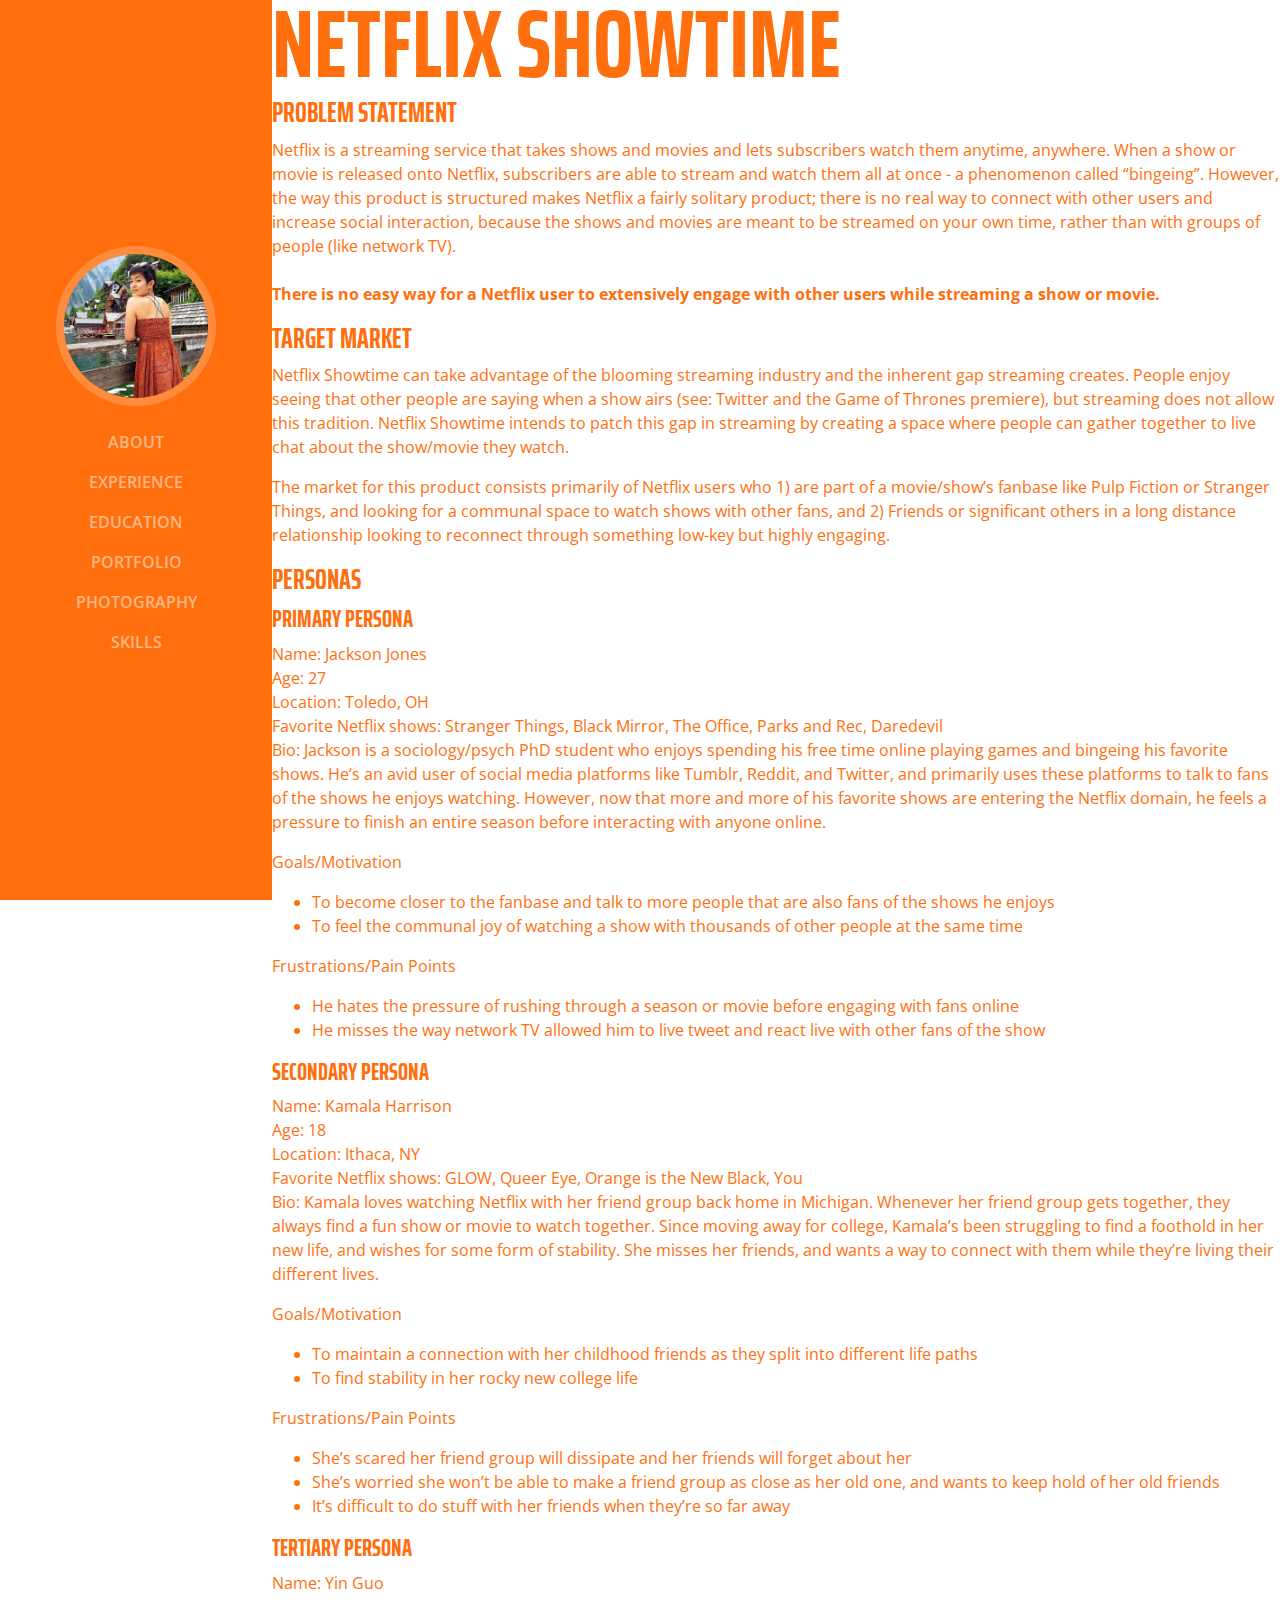
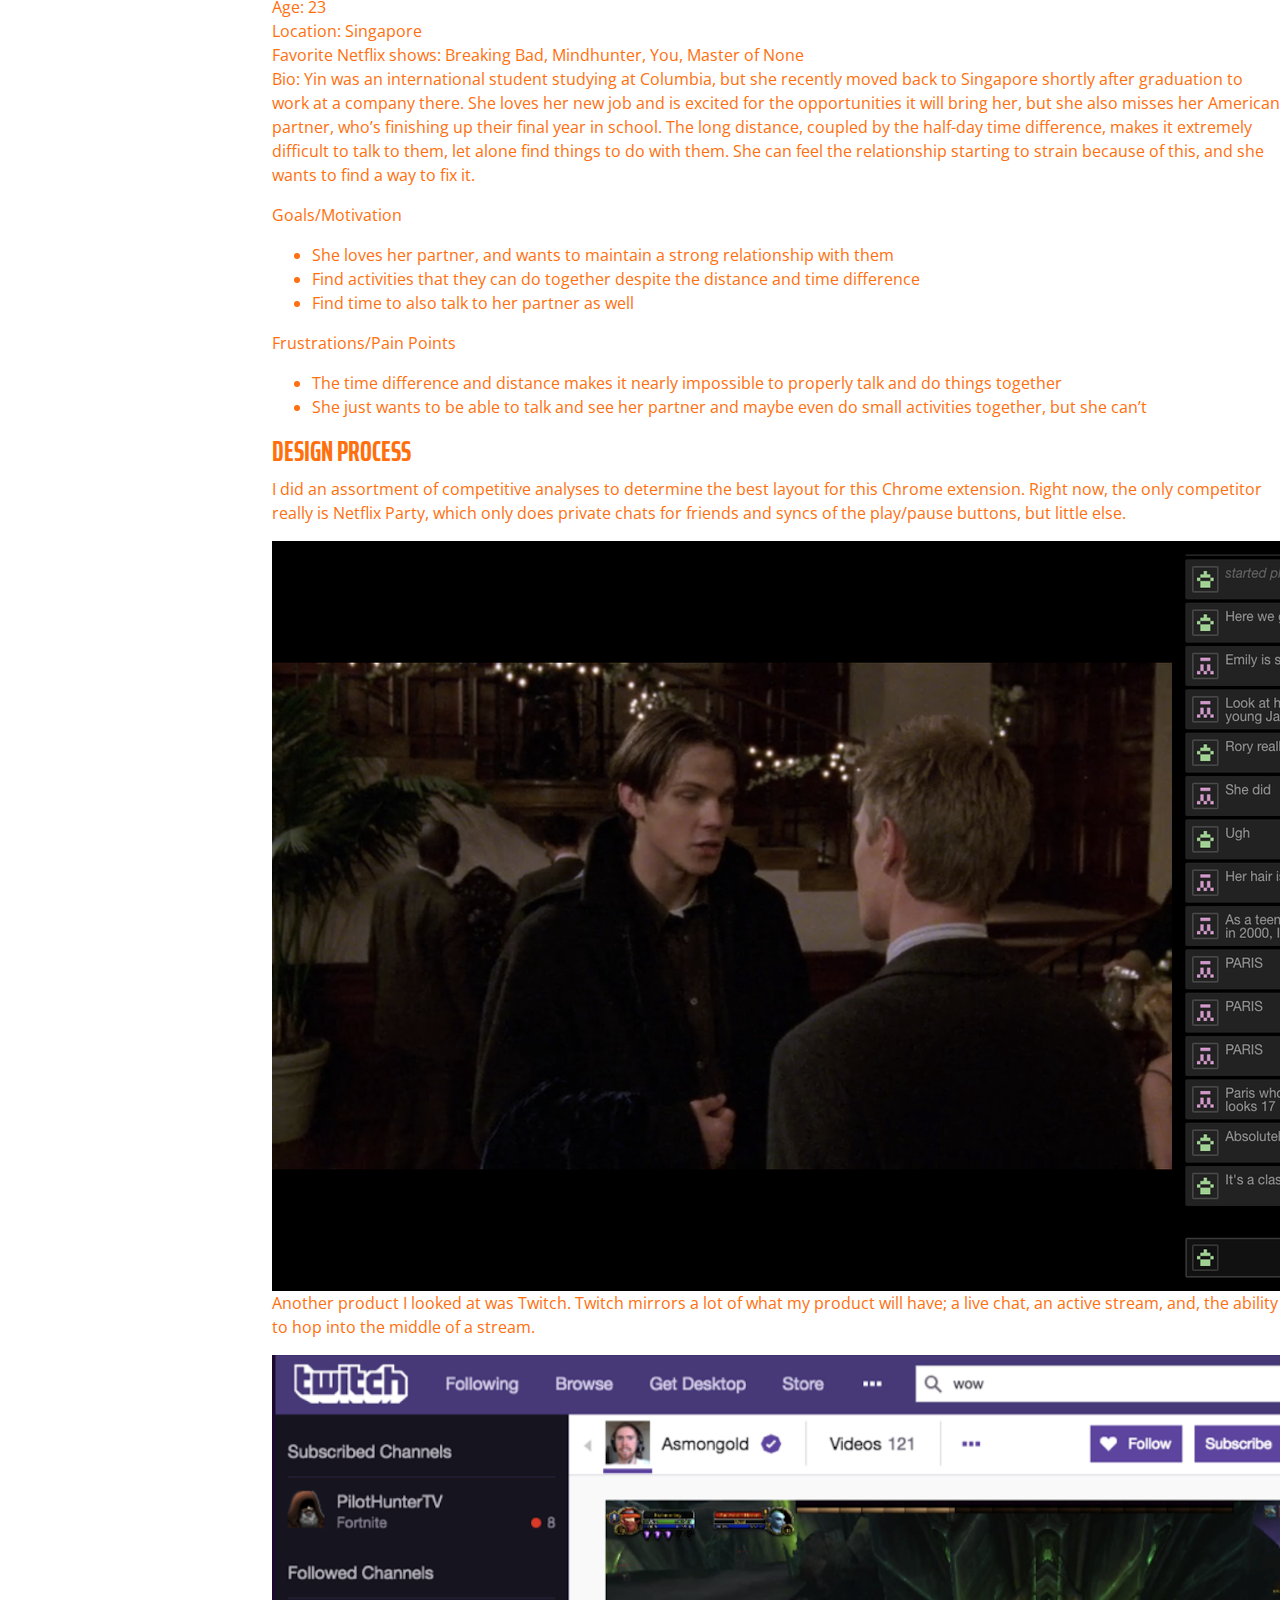
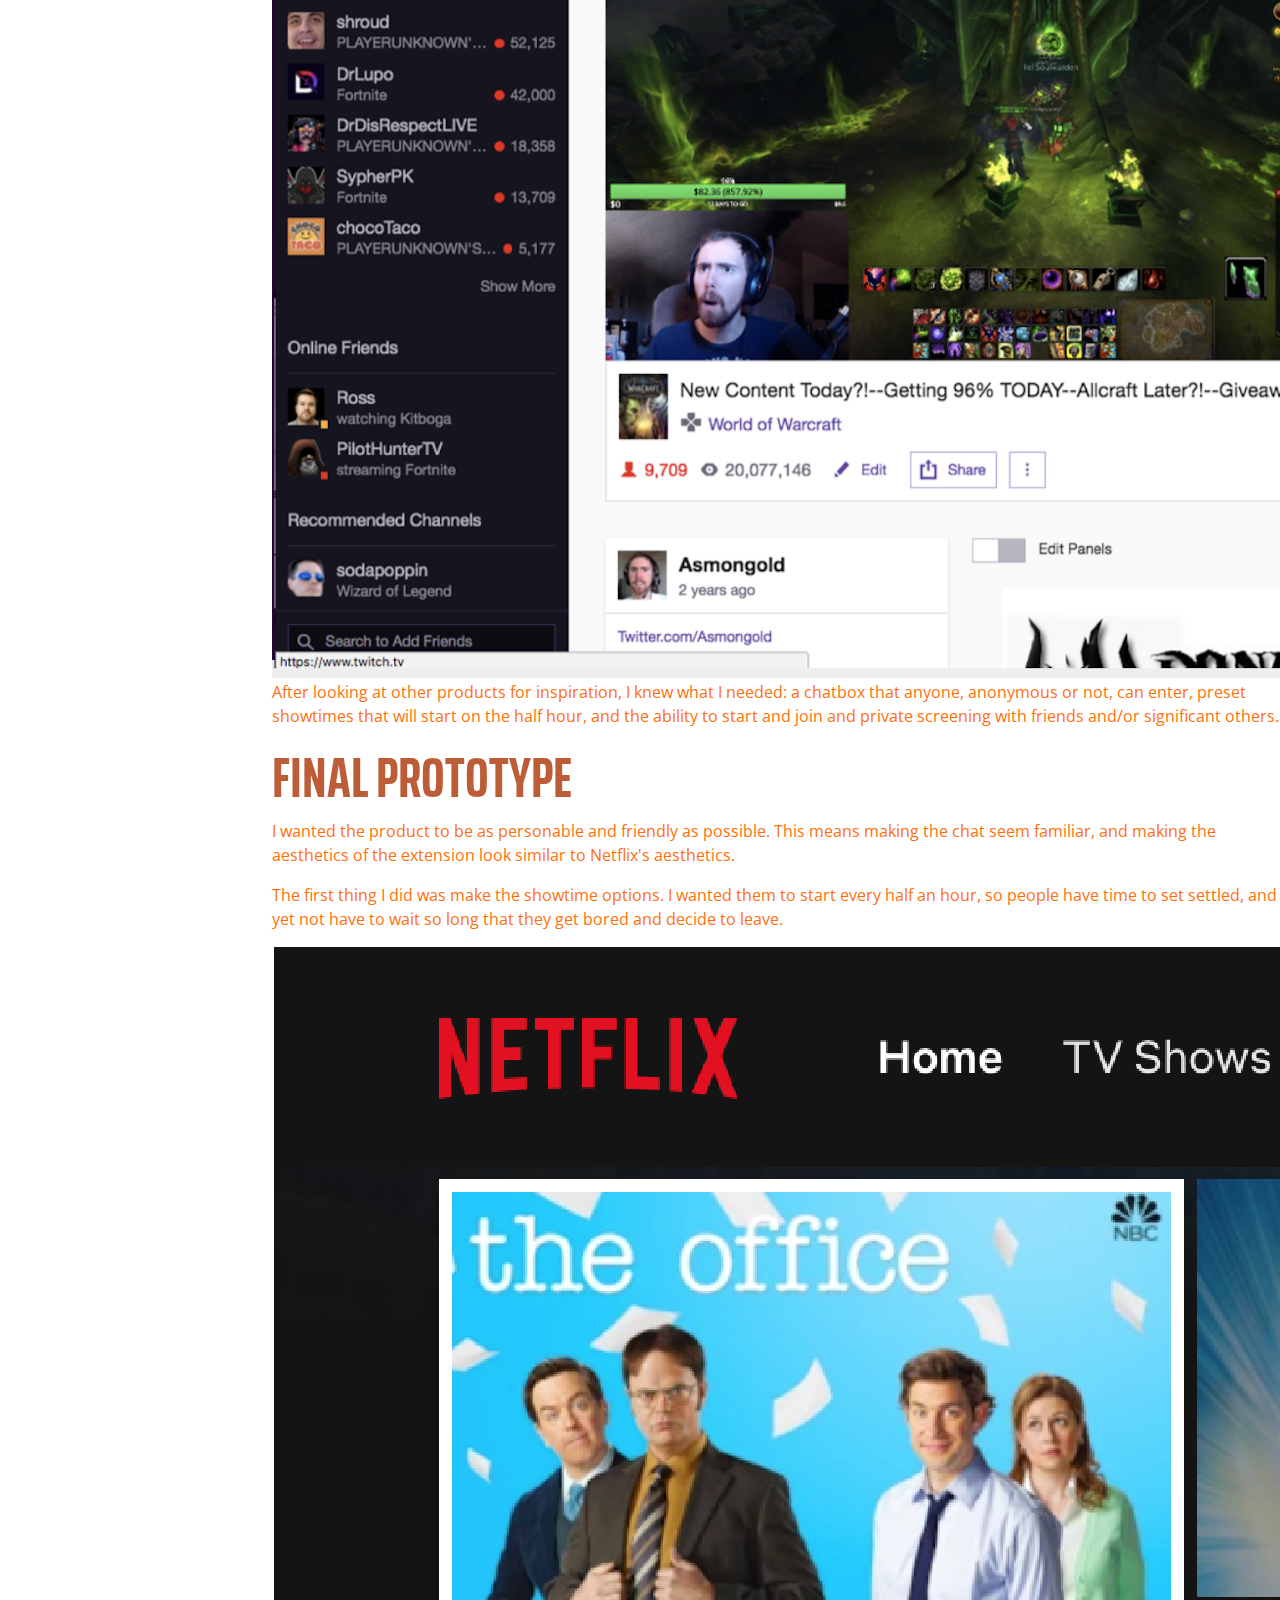
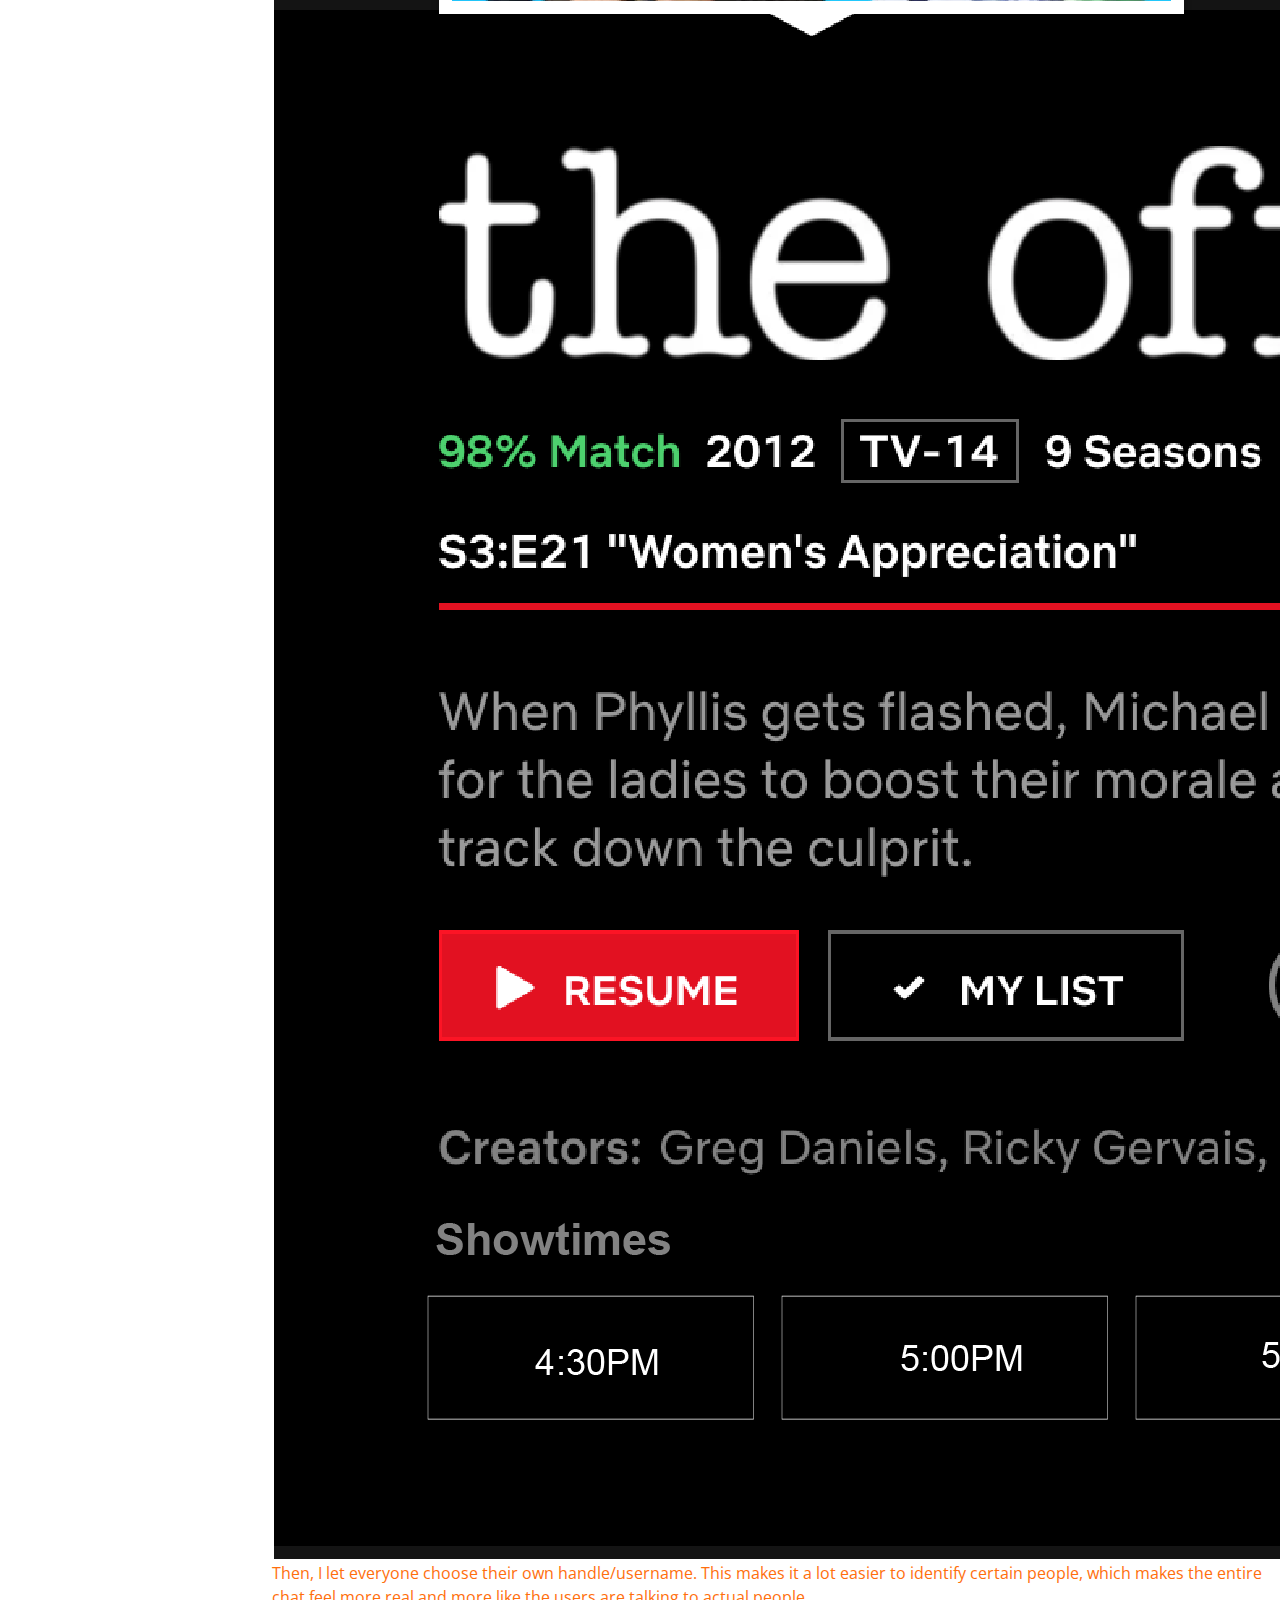
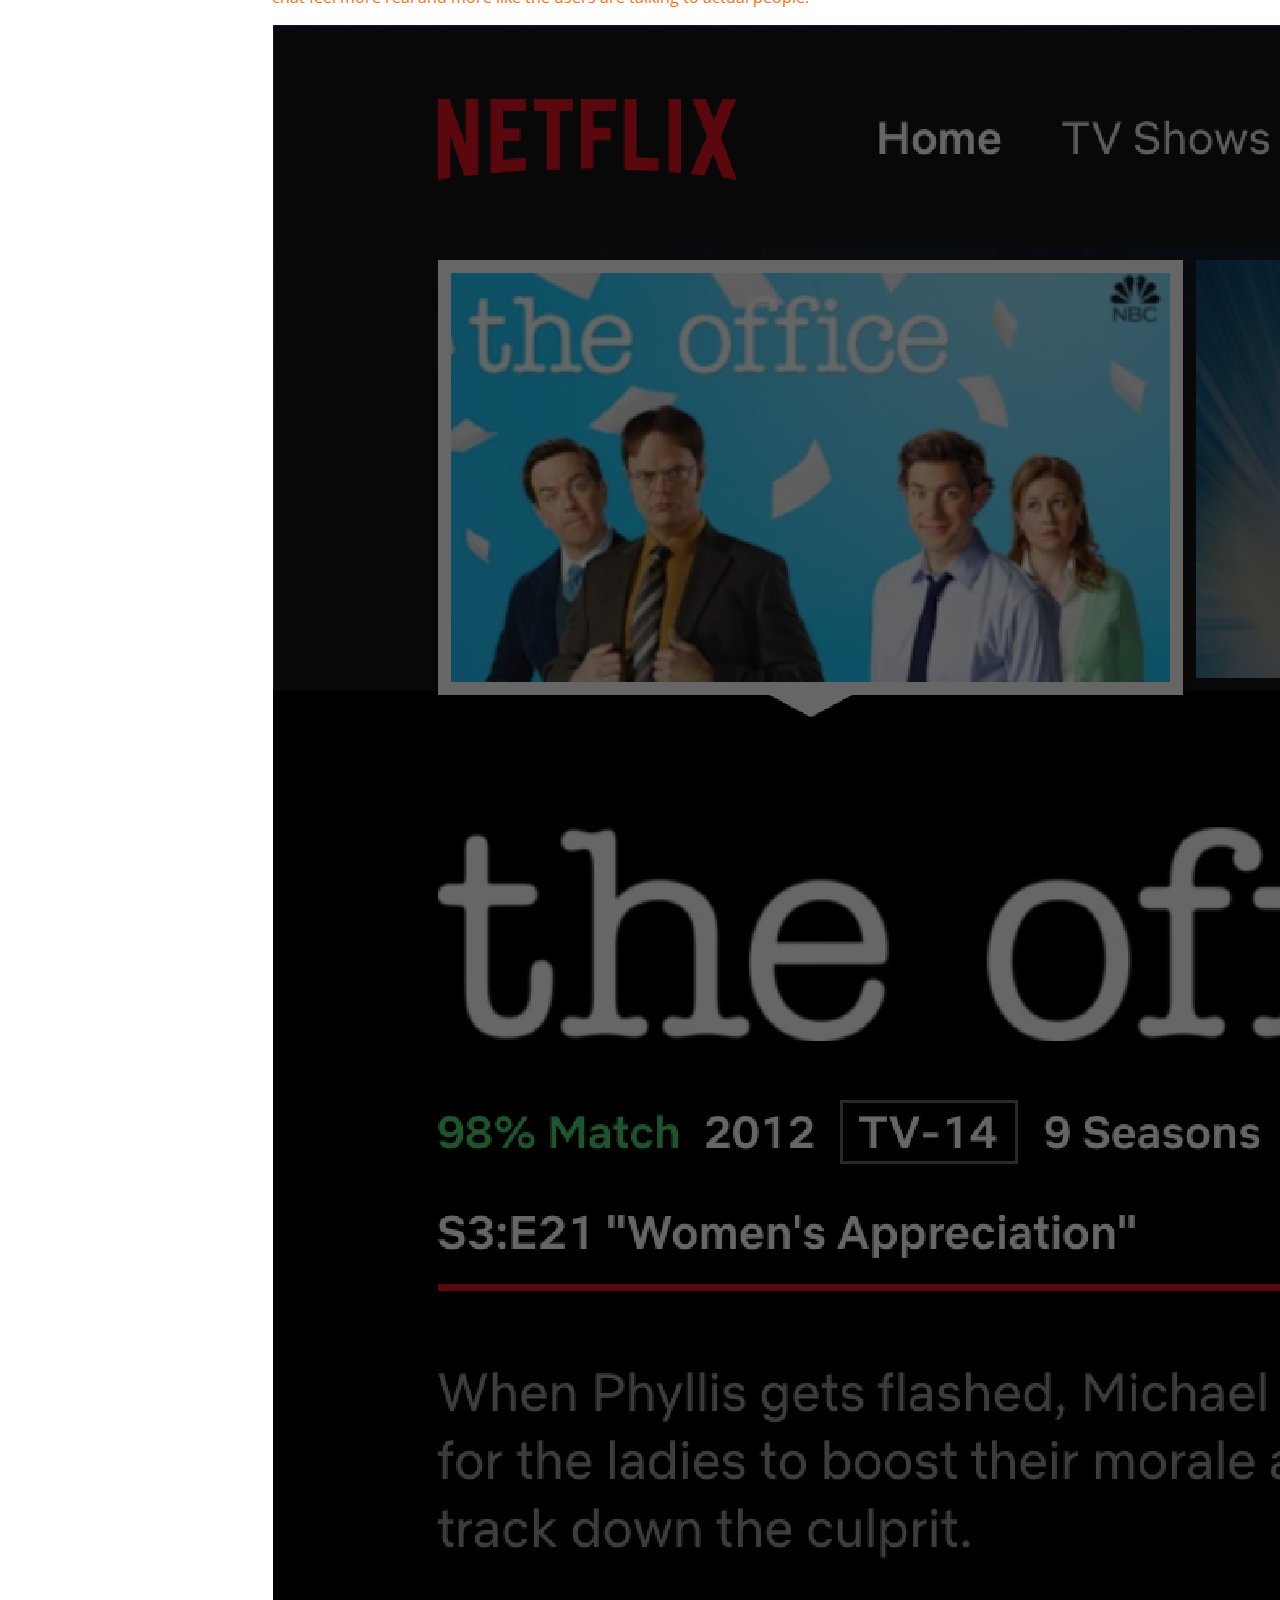
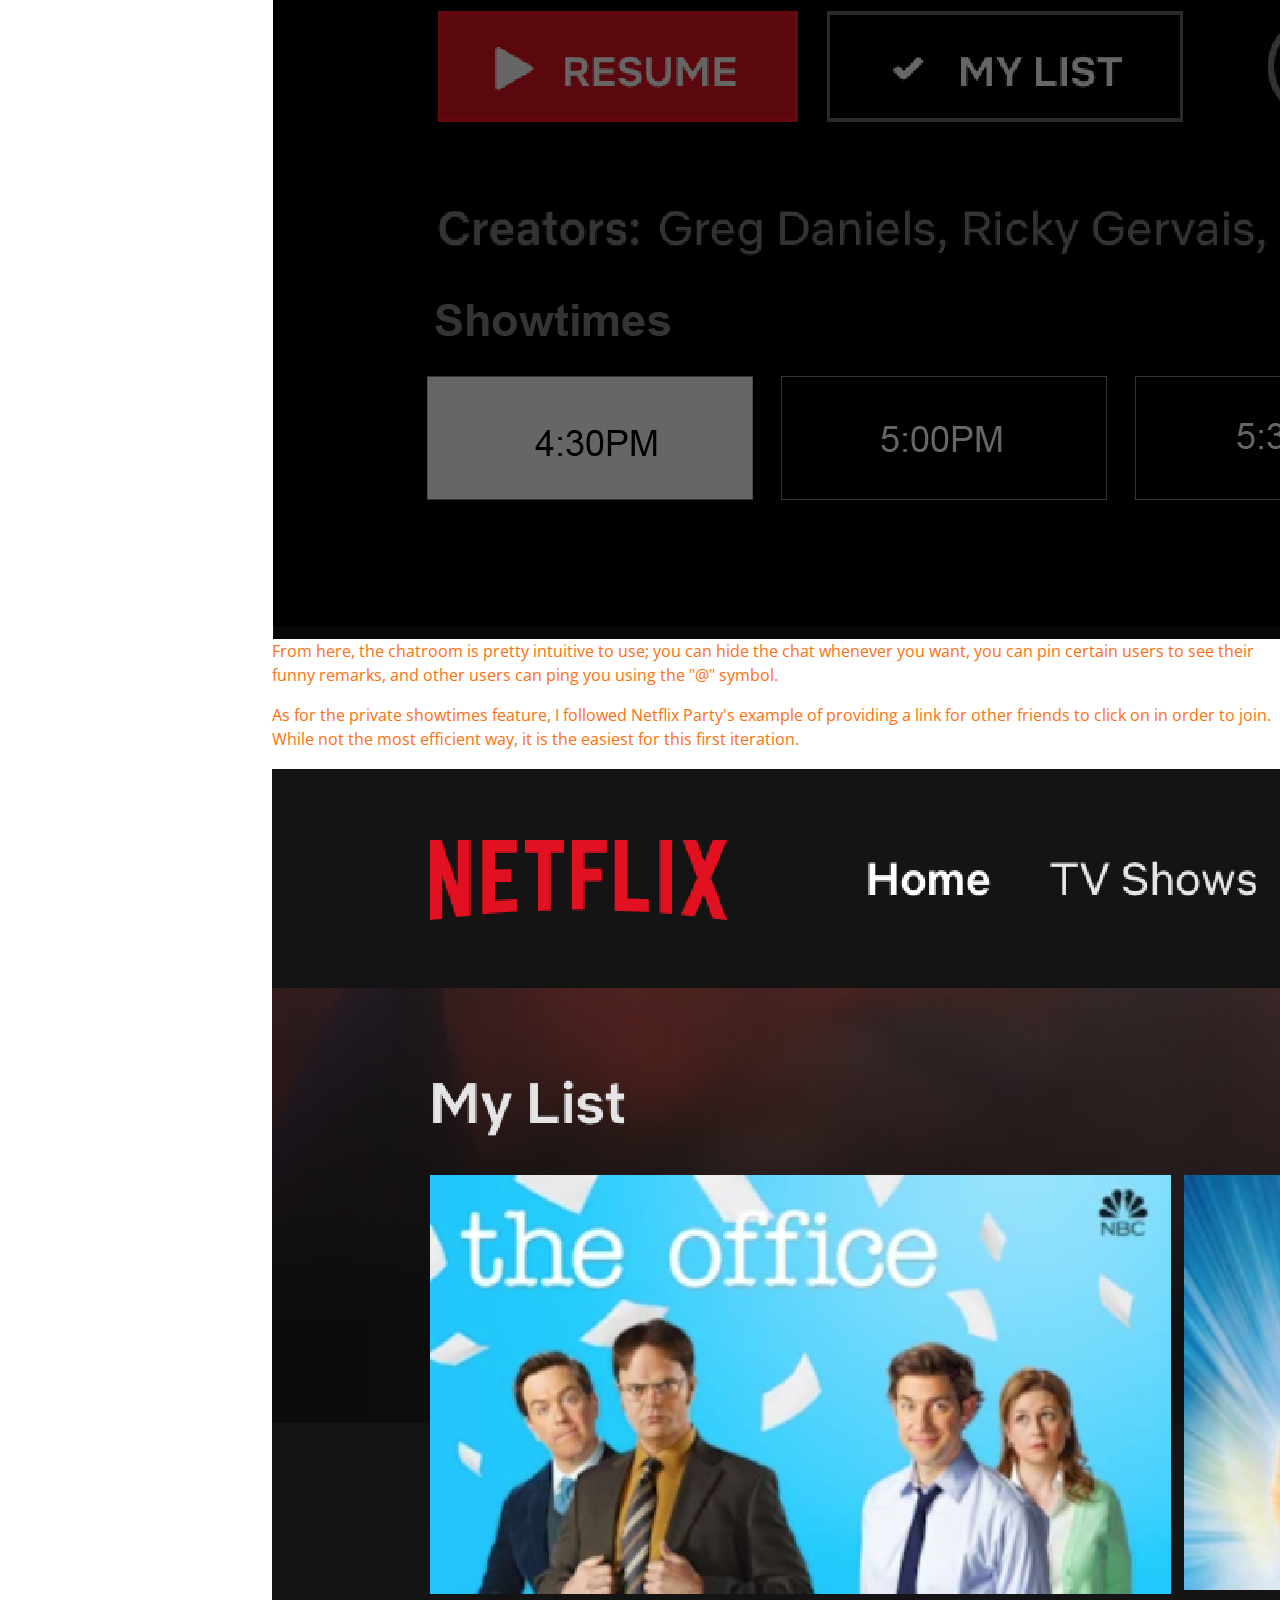
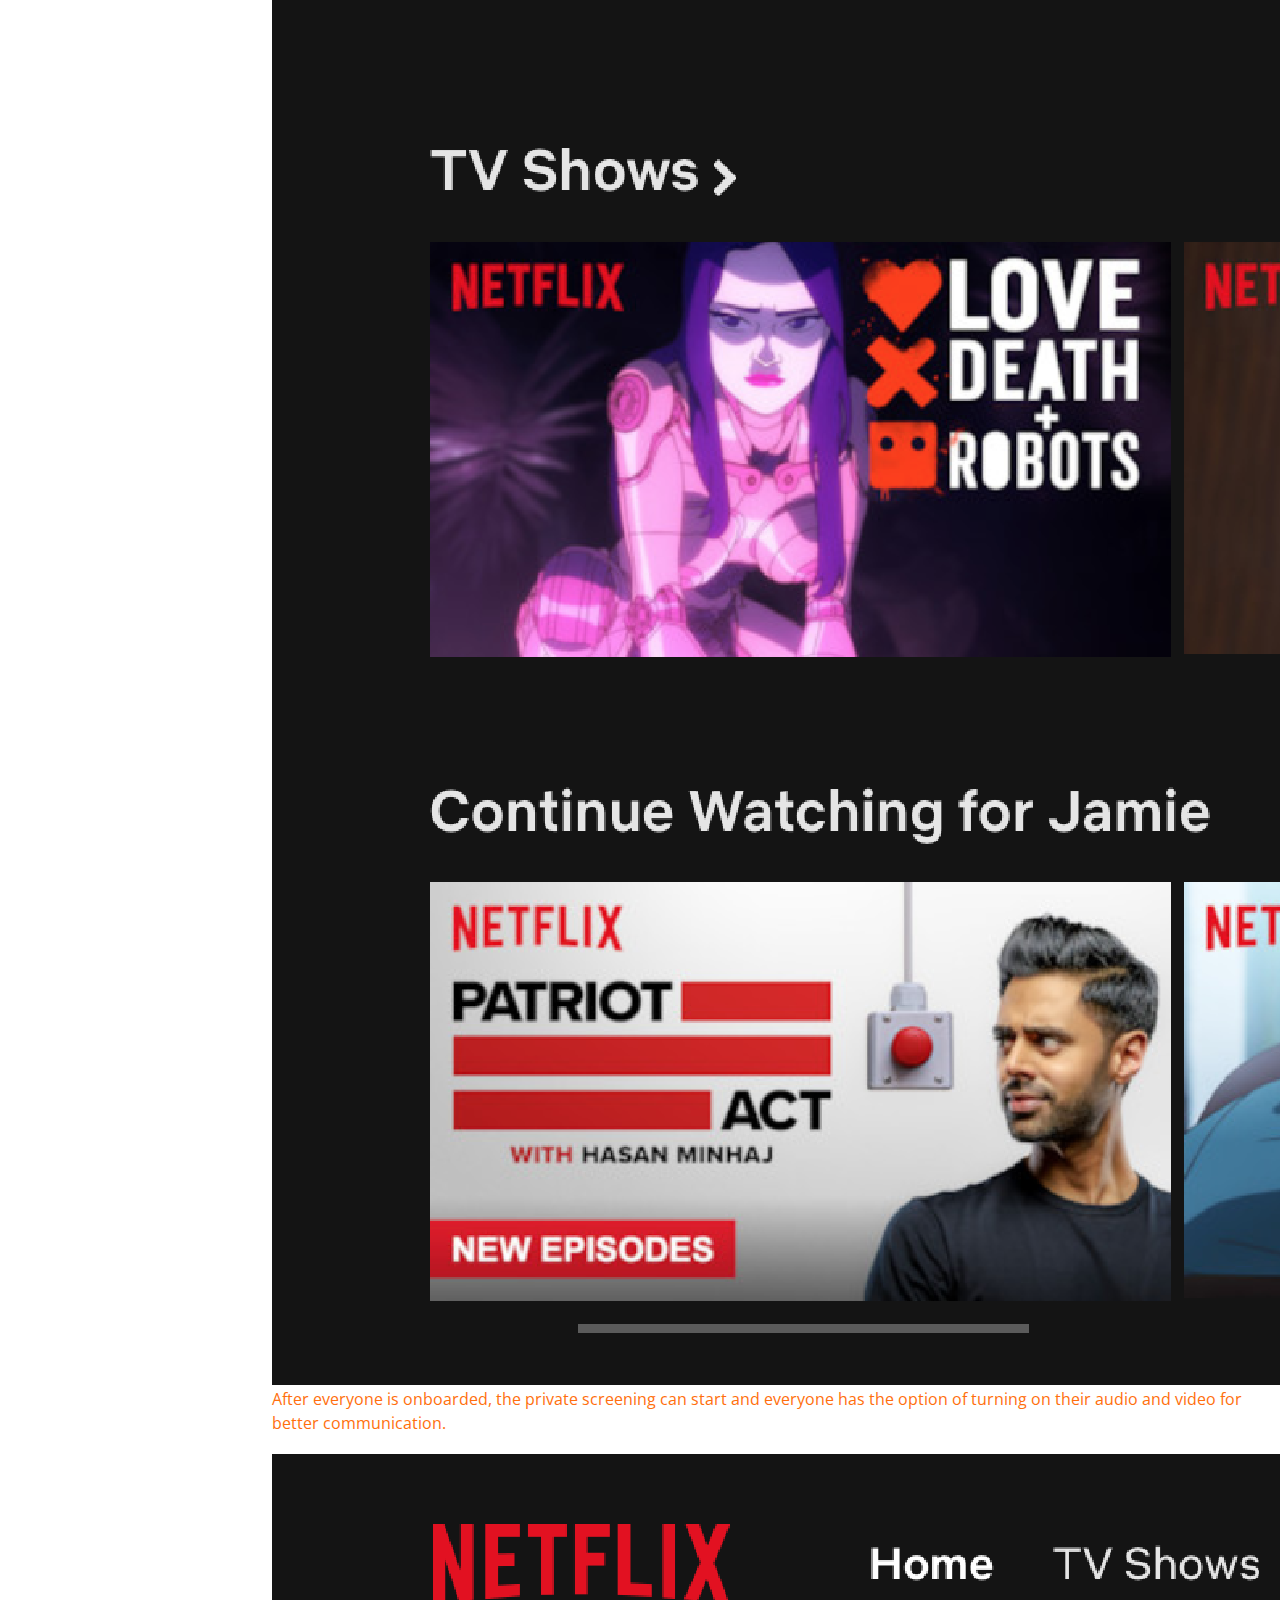
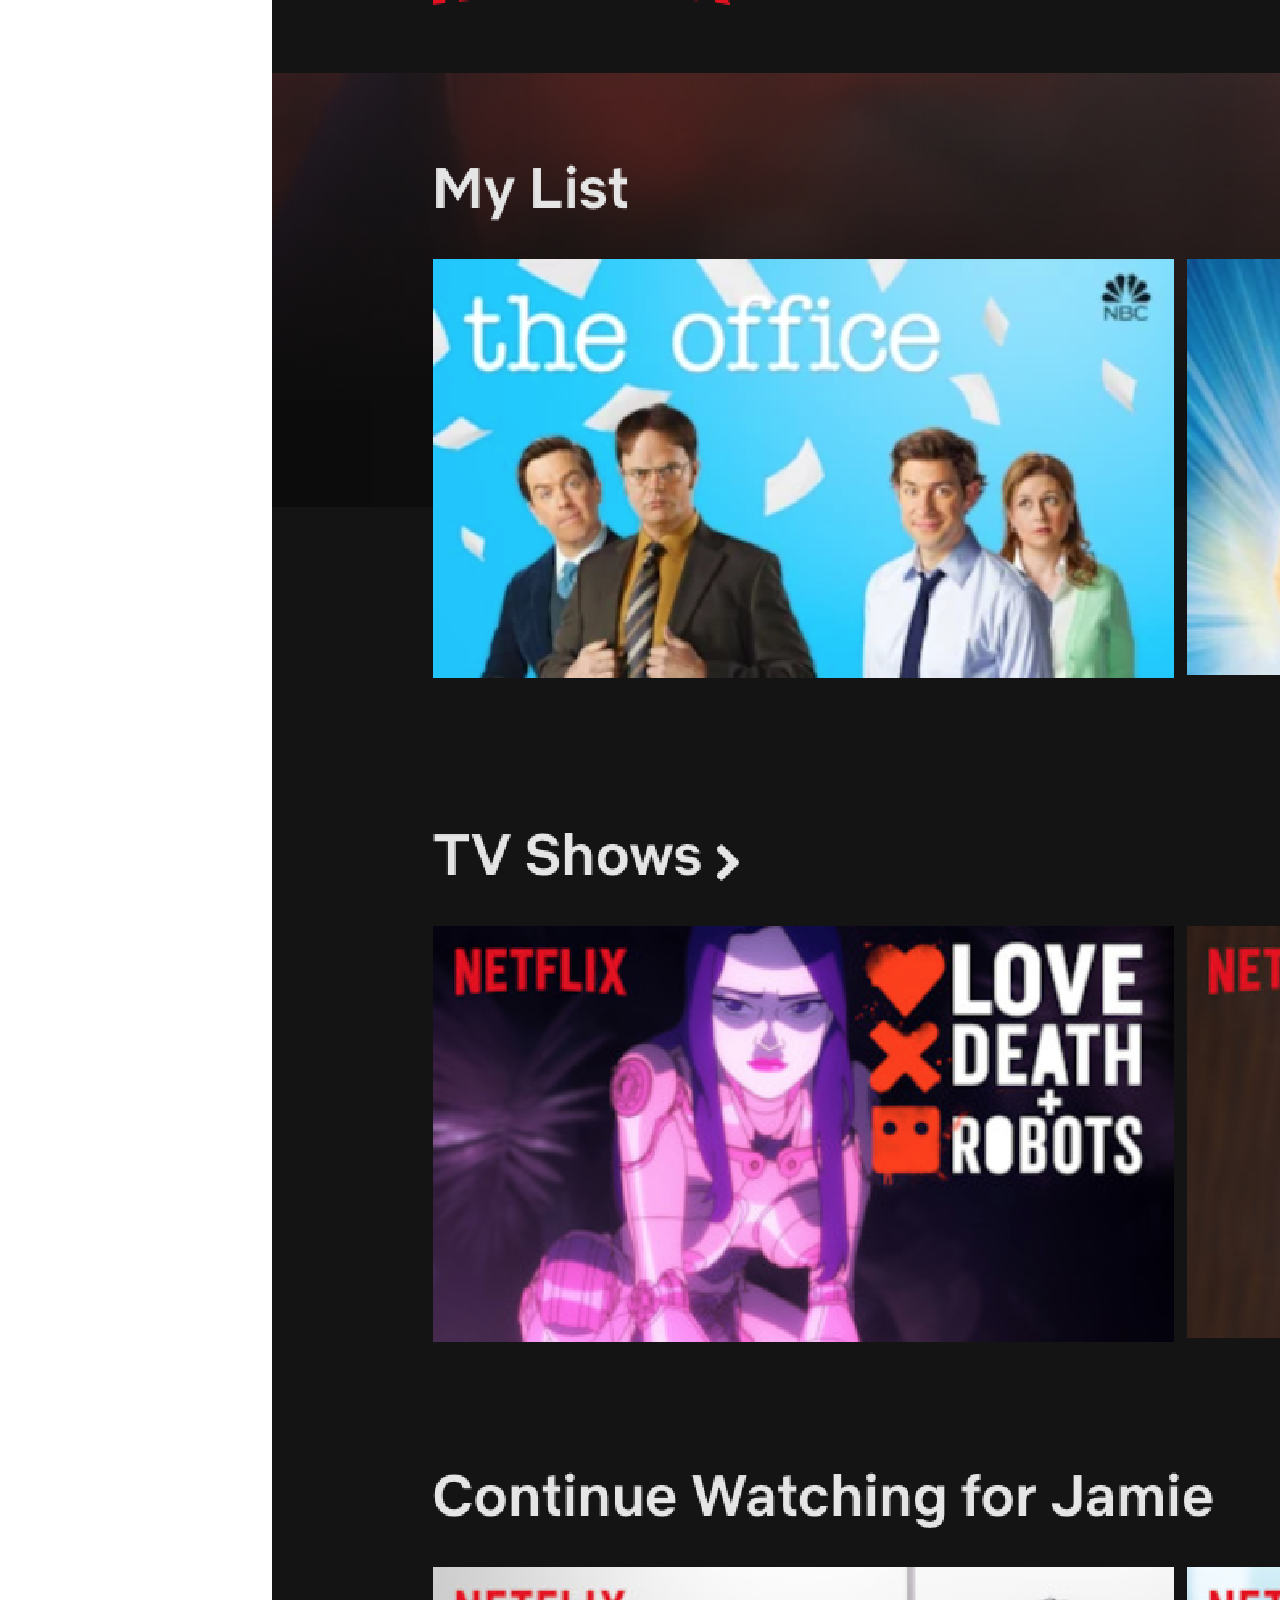
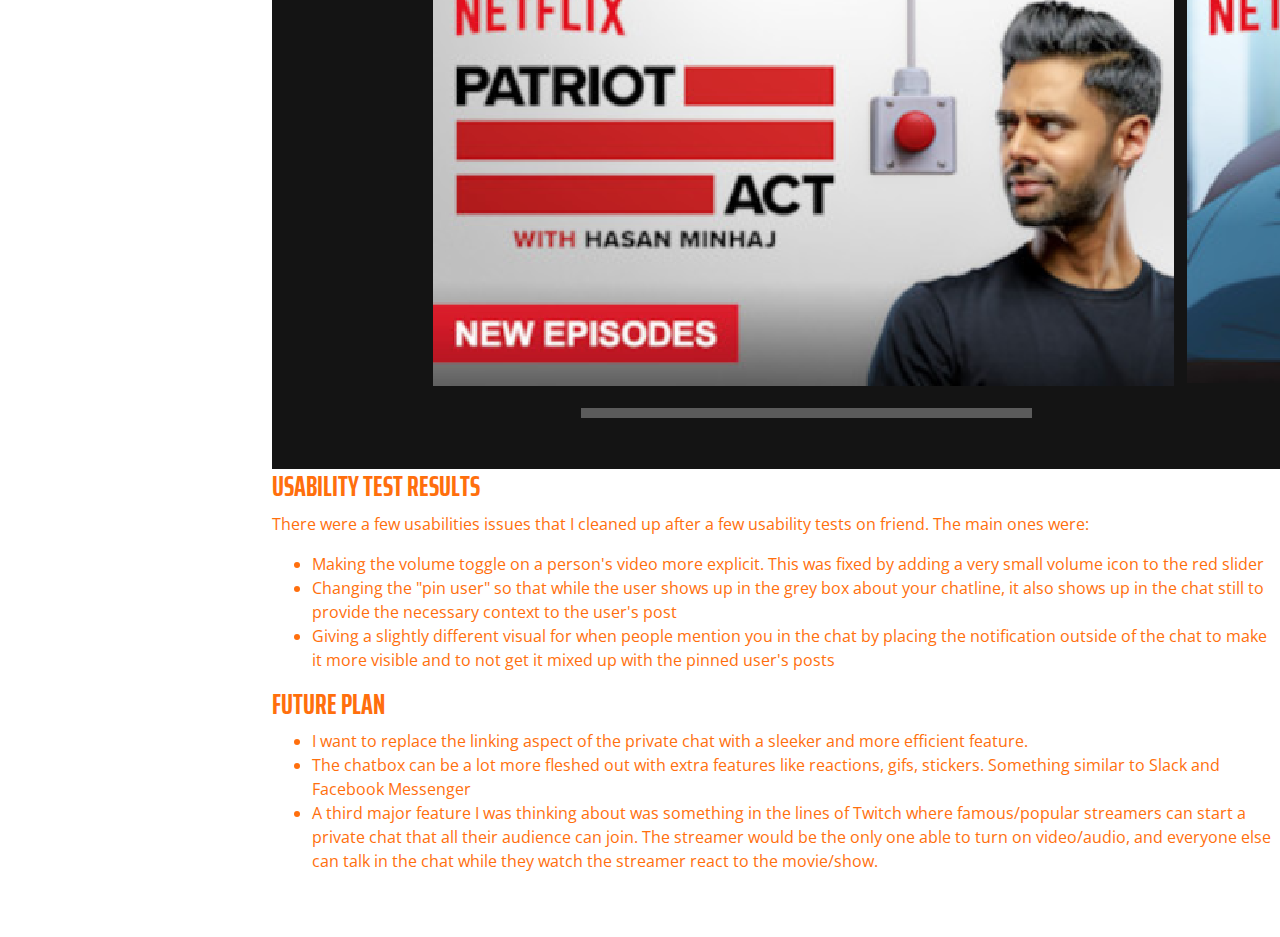
<file: DP2.html>
<!DOCTYPE html>
<html lang="en">

  <head>

    <meta charset="utf-8">
    <meta name="viewport" content="width=device-width, initial-scale=1, shrink-to-fit=no">
    <meta name="description" content="portfolio">
    <meta name="author" content="Jamie Lai">

    <title>Jamie Lai</title>

    <!-- Bootstrap core CSS -->
    <link href="vendor/bootstrap/css/bootstrap.min.css" rel="stylesheet">

    <!-- Custom fonts for this template -->
    <link href="https://fonts.googleapis.com/css?family=Saira+Extra+Condensed:100,200,300,400,500,600,700,800,900" rel="stylesheet">
    <link href="https://fonts.googleapis.com/css?family=Open+Sans:300,300i,400,400i,600,600i,700,700i,800,800i" rel="stylesheet">
    <link href="vendor/font-awesome/css/font-awesome.min.css" rel="stylesheet">
    <link href="vendor/devicons/css/devicons.min.css" rel="stylesheet">
    <link href="vendor/simple-line-icons/css/simple-line-icons.css" rel="stylesheet">

    <!-- Custom styles for this template -->
    <link href="css/resume.css" rel="stylesheet">

  </head>

  <body id="page-top">

    <nav class="navbar navbar-expand-lg navbar-dark bg-primary fixed-top" id="sideNav">
      <a class="navbar-brand js-scroll-trigger" href="#page-top">
        <span class="d-block d-lg-none">Aspiring UX Designer</span>
        <span class="d-none d-lg-block">
          <img class="img-fluid img-profile rounded-circle mx-auto mb-2" src="img/profile.jpg" alt="">
        </span>
      </a>
      <button class="navbar-toggler" type="button" data-toggle="collapse" data-target="#navbarSupportedContent" aria-controls="navbarSupportedContent" aria-expanded="false" aria-label="Toggle navigation">
        <span class="navbar-toggler-icon"></span>
      </button>
      <div class="collapse navbar-collapse" id="navbarSupportedContent">
        <ul class="navbar-nav">
          <li class="nav-item">
            <a class="nav-link js-scroll-trigger" href="index.html#about">About</a>
          </li>
          <li class="nav-item">
            <a class="nav-link js-scroll-trigger" href="index.html#experience">Experience</a>
          </li>
          <li class="nav-item">
            <a class="nav-link js-scroll-trigger" href="index.html#education">Education</a>
          </li>
          <li class="nav-item">
            <a class="nav-link js-scroll-trigger" href="index.html#portfolio">portfolio</a>
          </li>
          <li class="nav-item">
            <a class="nav-link js-scroll-trigger" href="index.html#photography">Photography</a>
          </li>
          <li class="nav-item">
            <a class="nav-link js-scroll-trigger" href="index.html#skills">Skills</a>
          </li>
        </ul>
      </div>
    </nav>


<h1 class="dp2">Netflix Showtime</h1>

<div class="problem-statement dp2-setup">

  <h3>Problem Statement</h3>

  <p>Netflix is a streaming service that takes shows and movies and lets subscribers watch them anytime, anywhere. When a show or movie is released onto Netflix, subscribers are able to stream and watch them all at once - a phenomenon called “bingeing”. However, the way this product is structured makes Netflix a fairly solitary product; there is no real way to connect with other users and increase social interaction, because the shows and movies are meant to be streamed on your own time, rather than with groups of people (like network TV).
  <br><br>
  <b>There is no easy way for a Netflix user to extensively engage with other users while streaming a show or movie.</b></p>
</div>

<div class="dp2-setup">
  <h3>Target Market</h3>
  <p>Netflix Showtime can take advantage of the blooming streaming industry and the inherent gap streaming creates. People enjoy seeing that other people are saying when a show airs (see: Twitter and the Game of Thrones premiere), but streaming does not allow this tradition. Netflix Showtime intends to patch this gap in streaming by creating a space where people can gather together to live chat about the show/movie they watch.</p>
  <p>The market for this product consists primarily of Netflix users who 1) are part of a movie/show’s fanbase like Pulp Fiction or Stranger Things, and looking for a communal space to watch shows with other fans, and 2) Friends or significant others in a long distance relationship looking to reconnect through something low-key but highly engaging.</p>
</div>

<div class="dp2-setup">
  <h3>Personas</h3>

  <div class="personas">
    <h4>Primary Persona</h4>
    <p>Name: Jackson Jones <br> Age: 27 <br> Location: Toledo, OH <br> Favorite Netflix shows: Stranger Things, Black Mirror, The Office, Parks and Rec, Daredevil <br> Bio: Jackson is a sociology/psych PhD student who enjoys spending his free time online playing games and bingeing his favorite shows. He’s an avid user of social media platforms like Tumblr, Reddit, and Twitter, and primarily uses these platforms to talk to fans of the shows he enjoys watching. However, now that more and more of his favorite shows are entering the Netflix domain, he feels a pressure to finish an entire season before interacting with anyone online.</p>
    <p>Goals/Motivation</p>
    <ul>
      <li>To become closer to the fanbase and talk to more people that are also fans of the shows he enjoys</li>
      <li>To feel the communal joy of watching a show with thousands of other people at the same time</li>
    </ul>
    <p>Frustrations/Pain Points</p>
    <ul>
      <li>He hates the pressure of rushing through a season or movie before engaging with fans online</li>
      <li>He misses the way network TV allowed him to live tweet and react live with other fans of the show</li>
    </ul>

    <h4>Secondary Persona</h4>
    <p>Name: Kamala Harrison <br> Age: 18 <br> Location: Ithaca, NY <br> Favorite Netflix shows: GLOW, Queer Eye, Orange is the New Black, You <br> Bio: Kamala loves watching Netflix with her friend group back home in Michigan. Whenever her friend group gets together, they always find a fun show or movie to watch together. Since moving away for college, Kamala’s been struggling to find a foothold in her new life, and wishes for some form of stability. She misses her friends, and wants a way to connect with them while they’re living their different lives.</p>
    <p>Goals/Motivation</p>
    <ul>
      <li>To maintain a connection with her childhood friends as they split into different life paths</li>
      <li>To find stability in her rocky new college life</li>
    </ul>
    <p>Frustrations/Pain Points</p>
    <ul>
      <li>She’s scared her friend group will dissipate and her friends will forget about her</li>
      <li>She’s worried she won’t be able to make a friend group as close as her old one, and wants to keep hold of her old friends</li>
      <li>It’s difficult to do stuff with her friends when they’re so far away</li>
    </ul>

    <h4>Tertiary Persona</h4>
    <p>Name: Yin Guo <br> Age: 23 <br> Location: Singapore <br> Favorite Netflix shows: Breaking Bad, Mindhunter, You, Master of None <br> Bio: Yin was an international student studying at Columbia, but she recently moved back to Singapore shortly after graduation to work at a company there. She loves her new job and is excited for the opportunities it will bring her, but she also misses her American partner, who’s finishing up their final year in school. The long distance, coupled by the half-day time difference, makes it extremely difficult to talk to them, let alone find things to do with them. She can feel the relationship starting to strain because of this, and she wants to find a way to fix it.</p>
    <p>Goals/Motivation</p>
    <ul>
      <li>She loves her partner, and wants to maintain a strong relationship with them</li>
      <li>Find activities that they can do together despite the distance and time difference</li>
      <li>Find time to also talk to her partner as well</li>
    </ul>
    <p>Frustrations/Pain Points</p>
    <ul>
      <li>The time difference and distance makes it nearly impossible to properly talk and do things together</li>
      <li>She just wants to be able to talk and see her partner and maybe even do small activities together, but she can’t</li>
    </ul>
  </div>
</div>

  <div class="dp2-setup">
    <h3>Design Process</h3>
    <p>I did an assortment of competitive analyses to determine the best layout for this Chrome extension. Right now, the only competitor really is Netflix Party, which only does private chats for friends and syncs of the play/pause buttons, but little else.</p>
    <img src="img/netflix-party.png">
    <p>Another product I looked at was Twitch. Twitch mirrors a lot of what my product will have; a live chat, an active stream, and, the ability to hop into the middle of a stream.</p>
    <img src="img/twitch-chat.png">

    <p>After looking at other products for inspiration, I knew what I needed: a chatbox that anyone, anonymous or not, can enter, preset showtimes that will start on the half hour, and the ability to start and join and private screening with friends and/or significant others.</p>
  </div>

  <div class="dp2-setup">
    <h2><a href="https://invis.io/BHRK19BS3ZT">Final Prototype</a></h4>
  </div>

  <div class="dp2-setup">
    <p>I wanted the product to be as personable and friendly as possible. This means making the chat seem familiar, and making the aesthetics of the extension look similar to Netflix's aesthetics.</p>
    <p>The first thing I did was make the showtime options. I wanted them to start every half an hour, so people have time to set settled, and yet not have to wait so long that they get bored and decide to leave.</p>
    <img src="img/find showtime.png">
    <p>Then, I let everyone choose their own handle/username. This makes it a lot easier to identify certain people, which makes the entire chat feel more real and more like the users are talking to actual people.</p>
    <img src="img/input username.png">
    <p>From here, the chatroom is pretty intuitive to use; you can hide the chat whenever you want, you can pin certain users to see their funny remarks, and other users can ping you using the "@" symbol.</p>

    <p>As for the private showtimes feature, I followed Netflix Party's example of providing a link for other friends to click on in order to join. While not the most efficient way, it is the easiest for this first iteration.</p>
    <img src="img/inviting.png">
    <p>After everyone is onboarded, the private screening can start and everyone has the option of turning on their audio and video for better communication.</p>
    <img src="img/video with friends.png">
  </div>

  <div class="dp2-setup">
    <h3>Usability Test Results</h3>
    <p>There were a few usabilities issues that I cleaned up after a few usability tests on friend. The main ones were:</p>
    <ul>
      <li>Making the volume toggle on a person's video more explicit. This was fixed by adding a very small volume icon to the red slider</li>
      <li>Changing the "pin user" so that while the user shows up in the grey box about your chatline, it also shows up in the chat still to provide the necessary context to the user's post</li>
      <li>Giving a slightly different visual for when people mention you in the chat by placing the notification outside of the chat to make it more visible and to not get it mixed up with the pinned user's posts</li>
    </ul>
  </div>

  <div class="dp2-setup">
    <h3>Future Plan</h3>
    <ul>
      <li>I want to replace the linking aspect of the private chat with a sleeker and more efficient feature.</li>
      <li>The chatbox can be a lot more fleshed out with extra features like reactions, gifs, stickers. Something similar to Slack and Facebook Messenger</li>
      <li>A third major feature I was thinking about was something in the lines of Twitch where famous/popular streamers can start a private chat that all their audience can join. The streamer would be the only one able to turn on video/audio, and everyone else can talk in the chat while they watch the streamer react to the movie/show.</li>
    </ul>
  </div>
  <br><br>


  <script src="vendor/jquery/jquery.min.js"></script>
  <script src="vendor/bootstrap/js/bootstrap.bundle.min.js"></script>

  <!-- Plugin JavaScript -->
  <script src="vendor/jquery-easing/jquery.easing.min.js"></script>

  <!-- Custom scripts for this template -->
  <script src="js/resume.min.js"></script>

</body>

</html>
</file>
<file: vendor/simple-line-icons/css/simple-line-icons.css>
@font-face {
  font-family: 'simple-line-icons';
  src: url('../fonts/Simple-Line-Icons.eot?v=2.4.0');
  src: url('../fonts/Simple-Line-Icons.eot?v=2.4.0#iefix') format('embedded-opentype'), url('../fonts/Simple-Line-Icons.woff2?v=2.4.0') format('woff2'), url('../fonts/Simple-Line-Icons.ttf?v=2.4.0') format('truetype'), url('../fonts/Simple-Line-Icons.woff?v=2.4.0') format('woff'), url('../fonts/Simple-Line-Icons.svg?v=2.4.0#simple-line-icons') format('svg');
  font-weight: normal;
  font-style: normal;
}
/*
 Use the following CSS code if you want to have a class per icon.
 Instead of a list of all class selectors, you can use the generic [class*="icon-"] selector, but it's slower:
*/
.icon-user,
.icon-people,
.icon-user-female,
.icon-user-follow,
.icon-user-following,
.icon-user-unfollow,
.icon-login,
.icon-logout,
.icon-emotsmile,
.icon-phone,
.icon-call-end,
.icon-call-in,
.icon-call-out,
.icon-map,
.icon-location-pin,
.icon-direction,
.icon-directions,
.icon-compass,
.icon-layers,
.icon-menu,
.icon-list,
.icon-options-vertical,
.icon-options,
.icon-arrow-down,
.icon-arrow-left,
.icon-arrow-right,
.icon-arrow-up,
.icon-arrow-up-circle,
.icon-arrow-left-circle,
.icon-arrow-right-circle,
.icon-arrow-down-circle,
.icon-check,
.icon-clock,
.icon-plus,
.icon-minus,
.icon-close,
.icon-event,
.icon-exclamation,
.icon-organization,
.icon-trophy,
.icon-screen-smartphone,
.icon-screen-desktop,
.icon-plane,
.icon-notebook,
.icon-mustache,
.icon-mouse,
.icon-magnet,
.icon-energy,
.icon-disc,
.icon-cursor,
.icon-cursor-move,
.icon-crop,
.icon-chemistry,
.icon-speedometer,
.icon-shield,
.icon-screen-tablet,
.icon-magic-wand,
.icon-hourglass,
.icon-graduation,
.icon-ghost,
.icon-game-controller,
.icon-fire,
.icon-eyeglass,
.icon-envelope-open,
.icon-envelope-letter,
.icon-bell,
.icon-badge,
.icon-anchor,
.icon-wallet,
.icon-vector,
.icon-speech,
.icon-puzzle,
.icon-printer,
.icon-present,
.icon-playlist,
.icon-pin,
.icon-picture,
.icon-handbag,
.icon-globe-alt,
.icon-globe,
.icon-folder-alt,
.icon-folder,
.icon-film,
.icon-feed,
.icon-drop,
.icon-drawer,
.icon-docs,
.icon-doc,
.icon-diamond,
.icon-cup,
.icon-calculator,
.icon-bubbles,
.icon-briefcase,
.icon-book-open,
.icon-basket-loaded,
.icon-basket,
.icon-bag,
.icon-action-undo,
.icon-action-redo,
.icon-wrench,
.icon-umbrella,
.icon-trash,
.icon-tag,
.icon-support,
.icon-frame,
.icon-size-fullscreen,
.icon-size-actual,
.icon-shuffle,
.icon-share-alt,
.icon-share,
.icon-rocket,
.icon-question,
.icon-pie-chart,
.icon-pencil,
.icon-note,
.icon-loop,
.icon-home,
.icon-grid,
.icon-graph,
.icon-microphone,
.icon-music-tone-alt,
.icon-music-tone,
.icon-earphones-alt,
.icon-earphones,
.icon-equalizer,
.icon-like,
.icon-dislike,
.icon-control-start,
.icon-control-rewind,
.icon-control-play,
.icon-control-pause,
.icon-control-forward,
.icon-control-end,
.icon-volume-1,
.icon-volume-2,
.icon-volume-off,
.icon-calendar,
.icon-bulb,
.icon-chart,
.icon-ban,
.icon-bubble,
.icon-camrecorder,
.icon-camera,
.icon-cloud-download,
.icon-cloud-upload,
.icon-envelope,
.icon-eye,
.icon-flag,
.icon-heart,
.icon-info,
.icon-key,
.icon-link,
.icon-lock,
.icon-lock-open,
.icon-magnifier,
.icon-magnifier-add,
.icon-magnifier-remove,
.icon-paper-clip,
.icon-paper-plane,
.icon-power,
.icon-refresh,
.icon-reload,
.icon-settings,
.icon-star,
.icon-symbol-female,
.icon-symbol-male,
.icon-target,
.icon-credit-card,
.icon-paypal,
.icon-social-tumblr,
.icon-social-twitter,
.icon-social-facebook,
.icon-social-instagram,
.icon-social-linkedin,
.icon-social-pinterest,
.icon-social-github,
.icon-social-google,
.icon-social-reddit,
.icon-social-skype,
.icon-social-dribbble,
.icon-social-behance,
.icon-social-foursqare,
.icon-social-soundcloud,
.icon-social-spotify,
.icon-social-stumbleupon,
.icon-social-youtube,
.icon-social-dropbox,
.icon-social-vkontakte,
.icon-social-steam {
  font-family: 'simple-line-icons';
  speak: none;
  font-style: normal;
  font-weight: normal;
  font-variant: normal;
  text-transform: none;
  line-height: 1;
  /* Better Font Rendering =========== */
  -webkit-font-smoothing: antialiased;
  -moz-osx-font-smoothing: grayscale;
}
.icon-user:before {
  content: "\e005";
}
.icon-people:before {
  content: "\e001";
}
.icon-user-female:before {
  content: "\e000";
}
.icon-user-follow:before {
  content: "\e002";
}
.icon-user-following:before {
  content: "\e003";
}
.icon-user-unfollow:before {
  content: "\e004";
}
.icon-login:before {
  content: "\e066";
}
.icon-logout:before {
  content: "\e065";
}
.icon-emotsmile:before {
  content: "\e021";
}
.icon-phone:before {
  content: "\e600";
}
.icon-call-end:before {
  content: "\e048";
}
.icon-call-in:before {
  content: "\e047";
}
.icon-call-out:before {
  content: "\e046";
}
.icon-map:before {
  content: "\e033";
}
.icon-location-pin:before {
  content: "\e096";
}
.icon-direction:before {
  content: "\e042";
}
.icon-directions:before {
  content: "\e041";
}
.icon-compass:before {
  content: "\e045";
}
.icon-layers:before {
  content: "\e034";
}
.icon-menu:before {
  content: "\e601";
}
.icon-list:before {
  content: "\e067";
}
.icon-options-vertical:before {
  content: "\e602";
}
.icon-options:before {
  content: "\e603";
}
.icon-arrow-down:before {
  content: "\e604";
}
.icon-arrow-left:before {
  content: "\e605";
}
.icon-arrow-right:before {
  content: "\e606";
}
.icon-arrow-up:before {
  content: "\e607";
}
.icon-arrow-up-circle:before {
  content: "\e078";
}
.icon-arrow-left-circle:before {
  content: "\e07a";
}
.icon-arrow-right-circle:before {
  content: "\e079";
}
.icon-arrow-down-circle:before {
  content: "\e07b";
}
.icon-check:before {
  content: "\e080";
}
.icon-clock:before {
  content: "\e081";
}
.icon-plus:before {
  content: "\e095";
}
.icon-minus:before {
  content: "\e615";
}
.icon-close:before {
  content: "\e082";
}
.icon-event:before {
  content: "\e619";
}
.icon-exclamation:before {
  content: "\e617";
}
.icon-organization:before {
  content: "\e616";
}
.icon-trophy:before {
  content: "\e006";
}
.icon-screen-smartphone:before {
  content: "\e010";
}
.icon-screen-desktop:before {
  content: "\e011";
}
.icon-plane:before {
  content: "\e012";
}
.icon-notebook:before {
  content: "\e013";
}
.icon-mustache:before {
  content: "\e014";
}
.icon-mouse:before {
  content: "\e015";
}
.icon-magnet:before {
  content: "\e016";
}
.icon-energy:before {
  content: "\e020";
}
.icon-disc:before {
  content: "\e022";
}
.icon-cursor:before {
  content: "\e06e";
}
.icon-cursor-move:before {
  content: "\e023";
}
.icon-crop:before {
  content: "\e024";
}
.icon-chemistry:before {
  content: "\e026";
}
.icon-speedometer:before {
  content: "\e007";
}
.icon-shield:before {
  content: "\e00e";
}
.icon-screen-tablet:before {
  content: "\e00f";
}
.icon-magic-wand:before {
  content: "\e017";
}
.icon-hourglass:before {
  content: "\e018";
}
.icon-graduation:before {
  content: "\e019";
}
.icon-ghost:before {
  content: "\e01a";
}
.icon-game-controller:before {
  content: "\e01b";
}
.icon-fire:before {
  content: "\e01c";
}
.icon-eyeglass:before {
  content: "\e01d";
}
.icon-envelope-open:before {
  content: "\e01e";
}
.icon-envelope-letter:before {
  content: "\e01f";
}
.icon-bell:before {
  content: "\e027";
}
.icon-badge:before {
  content: "\e028";
}
.icon-anchor:before {
  content: "\e029";
}
.icon-wallet:before {
  content: "\e02a";
}
.icon-vector:before {
  content: "\e02b";
}
.icon-speech:before {
  content: "\e02c";
}
.icon-puzzle:before {
  content: "\e02d";
}
.icon-printer:before {
  content: "\e02e";
}
.icon-present:before {
  content: "\e02f";
}
.icon-playlist:before {
  content: "\e030";
}
.icon-pin:before {
  content: "\e031";
}
.icon-picture:before {
  content: "\e032";
}
.icon-handbag:before {
  content: "\e035";
}
.icon-globe-alt:before {
  content: "\e036";
}
.icon-globe:before {
  content: "\e037";
}
.icon-folder-alt:before {
  content: "\e039";
}
.icon-folder:before {
  content: "\e089";
}
.icon-film:before {
  content: "\e03a";
}
.icon-feed:before {
  content: "\e03b";
}
.icon-drop:before {
  content: "\e03e";
}
.icon-drawer:before {
  content: "\e03f";
}
.icon-docs:before {
  content: "\e040";
}
.icon-doc:before {
  content: "\e085";
}
.icon-diamond:before {
  content: "\e043";
}
.icon-cup:before {
  content: "\e044";
}
.icon-calculator:before {
  content: "\e049";
}
.icon-bubbles:before {
  content: "\e04a";
}
.icon-briefcase:before {
  content: "\e04b";
}
.icon-book-open:before {
  content: "\e04c";
}
.icon-basket-loaded:before {
  content: "\e04d";
}
.icon-basket:before {
  content: "\e04e";
}
.icon-bag:before {
  content: "\e04f";
}
.icon-action-undo:before {
  content: "\e050";
}
.icon-action-redo:before {
  content: "\e051";
}
.icon-wrench:before {
  content: "\e052";
}
.icon-umbrella:before {
  content: "\e053";
}
.icon-trash:before {
  content: "\e054";
}
.icon-tag:before {
  content: "\e055";
}
.icon-support:before {
  content: "\e056";
}
.icon-frame:before {
  content: "\e038";
}
.icon-size-fullscreen:before {
  content: "\e057";
}
.icon-size-actual:before {
  content: "\e058";
}
.icon-shuffle:before {
  content: "\e059";
}
.icon-share-alt:before {
  content: "\e05a";
}
.icon-share:before {
  content: "\e05b";
}
.icon-rocket:before {
  content: "\e05c";
}
.icon-question:before {
  content: "\e05d";
}
.icon-pie-chart:before {
  content: "\e05e";
}
.icon-pencil:before {
  content: "\e05f";
}
.icon-note:before {
  content: "\e060";
}
.icon-loop:before {
  content: "\e064";
}
.icon-home:before {
  content: "\e069";
}
.icon-grid:before {
  content: "\e06a";
}
.icon-graph:before {
  content: "\e06b";
}
.icon-microphone:before {
  content: "\e063";
}
.icon-music-tone-alt:before {
  content: "\e061";
}
.icon-music-tone:before {
  content: "\e062";
}
.icon-earphones-alt:before {
  content: "\e03c";
}
.icon-earphones:before {
  content: "\e03d";
}
.icon-equalizer:before {
  content: "\e06c";
}
.icon-like:before {
  content: "\e068";
}
.icon-dislike:before {
  content: "\e06d";
}
.icon-control-start:before {
  content: "\e06f";
}
.icon-control-rewind:before {
  content: "\e070";
}
.icon-control-play:before {
  content: "\e071";
}
.icon-control-pause:before {
  content: "\e072";
}
.icon-control-forward:before {
  content: "\e073";
}
.icon-control-end:before {
  content: "\e074";
}
.icon-volume-1:before {
  content: "\e09f";
}
.icon-volume-2:before {
  content: "\e0a0";
}
.icon-volume-off:before {
  content: "\e0a1";
}
.icon-calendar:before {
  content: "\e075";
}
.icon-bulb:before {
  content: "\e076";
}
.icon-chart:before {
  content: "\e077";
}
.icon-ban:before {
  content: "\e07c";
}
.icon-bubble:before {
  content: "\e07d";
}
.icon-camrecorder:before {
  content: "\e07e";
}
.icon-camera:before {
  content: "\e07f";
}
.icon-cloud-download:before {
  content: "\e083";
}
.icon-cloud-upload:before {
  content: "\e084";
}
.icon-envelope:before {
  content: "\e086";
}
.icon-eye:before {
  content: "\e087";
}
.icon-flag:before {
  content: "\e088";
}
.icon-heart:before {
  content: "\e08a";
}
.icon-info:before {
  content: "\e08b";
}
.icon-key:before {
  content: "\e08c";
}
.icon-link:before {
  content: "\e08d";
}
.icon-lock:before {
  content: "\e08e";
}
.icon-lock-open:before {
  content: "\e08f";
}
.icon-magnifier:before {
  content: "\e090";
}
.icon-magnifier-add:before {
  content: "\e091";
}
.icon-magnifier-remove:before {
  content: "\e092";
}
.icon-paper-clip:before {
  content: "\e093";
}
.icon-paper-plane:before {
  content: "\e094";
}
.icon-power:before {
  content: "\e097";
}
.icon-refresh:before {
  content: "\e098";
}
.icon-reload:before {
  content: "\e099";
}
.icon-settings:before {
  content: "\e09a";
}
.icon-star:before {
  content: "\e09b";
}
.icon-symbol-female:before {
  content: "\e09c";
}
.icon-symbol-male:before {
  content: "\e09d";
}
.icon-target:before {
  content: "\e09e";
}
.icon-credit-card:before {
  content: "\e025";
}
.icon-paypal:before {
  content: "\e608";
}
.icon-social-tumblr:before {
  content: "\e00a";
}
.icon-social-twitter:before {
  content: "\e009";
}
.icon-social-facebook:before {
  content: "\e00b";
}
.icon-social-instagram:before {
  content: "\e609";
}
.icon-social-linkedin:before {
  content: "\e60a";
}
.icon-social-pinterest:before {
  content: "\e60b";
}
.icon-social-github:before {
  content: "\e60c";
}
.icon-social-google:before {
  content: "\e60d";
}
.icon-social-reddit:before {
  content: "\e60e";
}
.icon-social-skype:before {
  content: "\e60f";
}
.icon-social-dribbble:before {
  content: "\e00d";
}
.icon-social-behance:before {
  content: "\e610";
}
.icon-social-foursqare:before {
  content: "\e611";
}
.icon-social-soundcloud:before {
  content: "\e612";
}
.icon-social-spotify:before {
  content: "\e613";
}
.icon-social-stumbleupon:before {
  content: "\e614";
}
.icon-social-youtube:before {
  content: "\e008";
}
.icon-social-dropbox:before {
  content: "\e00c";
}
.icon-social-vkontakte:before {
  content: "\e618";
}
.icon-social-steam:before {
  content: "\e620";
}
</file>
<file: css/resume.css>
body {
  font-family: 'Open Sans', serif;
  padding-top: 54px;
  color: #FF6F0D;
}

@media (min-width: 992px) {
  body {
    padding-top: 0;
    padding-left: 17rem;
  }
}

h1,
h2,
h3,
h4,
h5,
h6 {
  font-family: 'Saira Extra Condensed', serif;
  font-weight: 700;
  text-transform: uppercase;
  color: #FF6F0D;
}

h1 {
  font-size: 6rem;
  line-height: 5.5rem;
}

h2 {
  font-size: 3.5rem;
}

.subheading {
  text-transform: uppercase;
  font-weight: 500;
  font-family: 'Saira Extra Condensed', serif;
  font-size: 1.35rem;
}

.list-social-icons a {
  color: #495057;
}

.list-social-icons a:hover {
  color: #BD5D38;
}

.list-social-icons a .fa-lg {
  font-size: 1.75rem;
}

.list-icons {
  font-size: 3rem;
}

.list-icons .list-inline-item i:hover {
  color: #FF6F0D;
}

#sideNav .navbar-nav .nav-item .nav-link {
  font-weight: 600;
  text-transform: uppercase;
}

@media (min-width: 992px) {
  #sideNav {
    text-align: center;
    position: fixed;
    top: 0;
    left: 0;
    display: flex;
    flex-direction: column;
    width: 17rem;
    height: 100vh;
  }
  #sideNav .navbar-brand {
    display: flex;
    margin: auto auto 0;
    padding: 0.5rem;
  }
  #sideNav .navbar-brand .img-profile {
    max-width: 10rem;
    max-height: 10rem;
    border: 0.5rem solid rgba(255, 255, 255, 0.2);
  }
  #sideNav .navbar-collapse {
    display: flex;
    align-items: flex-start;
    flex-grow: 0;
    width: 100%;
    margin-bottom: auto;
  }
  #sideNav .navbar-collapse .navbar-nav {
    flex-direction: column;
    width: 100%;
  }
  #sideNav .navbar-collapse .navbar-nav .nav-item {
    display: block;
  }
  #sideNav .navbar-collapse .navbar-nav .nav-item .nav-link {
    display: block;
  }
}

section.resume-section {
  border-bottom: 1px solid #dee2e6;
  padding-top: 5rem !important;
  padding-bottom: 5rem !important;
}

section.resume-section .resume-item .resume-date {
  min-width: none;
}

@media (min-width: 768px) {
  section.resume-section {
    min-height: 100vh;
  }
  section.resume-section .resume-item .resume-date {
    min-width: 18rem;
  }
}

@media (min-width: 992px) {
  section.resume-section {
    padding-top: 3rem !important;
    padding-bottom: 3rem !important;
  }
}

.bg-primary {
  background-color: #FF6F0D !important;
}

.text-primary {
  color: #BD5D38 !important;
}

a {
  color: #BD5D38;
}

a:hover, a:focus, a:active {
  color: #824027;
}
</file>
<file: vendor/devicons/css/devicons.min.css>
/*!
 *  Devicons 1.8.0 made by Theodore Vorillas / http://vorillaz.com 
 */
@font-face{font-family:devicons;src:url(../fonts/devicons.eot?xqxft6);src:url(../fonts/devicons.eot?#iefixxqxft6) format("embedded-opentype"),url(../fonts/devicons.woff?xqxft6) format("woff"),url(../fonts/devicons.ttf?xqxft6) format("truetype"),url(../fonts/devicons.svg?xqxft6#devicons) format("svg");font-weight:400;font-style:normal}.devicons{font-family:devicons;speak:none;font-style:normal;font-weight:400;font-variant:normal;text-transform:none;line-height:1;-webkit-font-smoothing:antialiased;-moz-osx-font-smoothing:grayscale}.devicons-git:before{content:"\e602"}.devicons-git_compare:before{content:"\e628"}.devicons-git_branch:before{content:"\e625"}.devicons-git_commit:before{content:"\e629"}.devicons-git_pull_request:before{content:"\e626"}.devicons-git_merge:before{content:"\e627"}.devicons-bitbucket:before{content:"\e603"}.devicons-github_alt:before{content:"\e608"}.devicons-github_badge:before{content:"\e609"}.devicons-github:before{content:"\e60a"}.devicons-github_full:before{content:"\e617"}.devicons-java:before{content:"\e638"}.devicons-ruby:before{content:"\e639"}.devicons-scala:before{content:"\e637"}.devicons-python:before{content:"\e63c"}.devicons-go:before{content:"\e624"}.devicons-ruby_on_rails:before{content:"\e63b"}.devicons-django:before{content:"\e61d"}.devicons-markdown:before{content:"\e63e"}.devicons-php:before{content:"\e63d"}.devicons-mysql:before{content:"\e604"}.devicons-streamline:before{content:"\e605"}.devicons-database:before{content:"\e606"}.devicons-laravel:before{content:"\e63f"}.devicons-javascript:before{content:"\e64e"}.devicons-angular:before{content:"\e653"}.devicons-backbone:before{content:"\e652"}.devicons-coffeescript:before{content:"\e651"}.devicons-jquery:before{content:"\e650"}.devicons-modernizr:before{content:"\e620"}.devicons-jquery_ui:before{content:"\e654"}.devicons-ember:before{content:"\e61b"}.devicons-dojo:before{content:"\e61c"}.devicons-nodejs:before{content:"\e619"}.devicons-nodejs_small:before{content:"\e618"}.devicons-javascript_shield:before{content:"\e64f"}.devicons-bootstrap:before{content:"\e647"}.devicons-sass:before{content:"\e64b"}.devicons-css3_full:before{content:"\e64a"}.devicons-css3:before{content:"\e649"}.devicons-html5:before{content:"\e636"}.devicons-html5_multimedia:before{content:"\e632"}.devicons-html5_device_access:before{content:"\e633"}.devicons-html5_3d_effects:before{content:"\e635"}.devicons-html5_connectivity:before{content:"\e634"}.devicons-ghost_small:before{content:"\e614"}.devicons-ghost:before{content:"\e61f"}.devicons-magento:before{content:"\e640"}.devicons-joomla:before{content:"\e641"}.devicons-jekyll_small:before{content:"\e60d"}.devicons-drupal:before{content:"\e642"}.devicons-wordpress:before{content:"\e60b"}.devicons-grunt:before{content:"\e64c"}.devicons-bower:before{content:"\e64d"}.devicons-npm:before{content:"\e61e"}.devicons-yahoo_small:before{content:"\e62b"}.devicons-yahoo:before{content:"\e615"}.devicons-bing_small:before{content:"\e600"}.devicons-windows:before{content:"\e60f"}.devicons-linux:before{content:"\e612"}.devicons-ubuntu:before{content:"\e63a"}.devicons-android:before{content:"\e60e"}.devicons-apple:before{content:"\e611"}.devicons-appstore:before{content:"\e613"}.devicons-phonegap:before{content:"\e630"}.devicons-blackberry:before{content:"\e623"}.devicons-stackoverflow:before{content:"\e610"}.devicons-techcrunch:before{content:"\e62c"}.devicons-codrops:before{content:"\e62f"}.devicons-css_tricks:before{content:"\e601"}.devicons-smashing_magazine:before{content:"\e62d"}.devicons-netmagazine:before{content:"\e62e"}.devicons-codepen:before{content:"\e616"}.devicons-cssdeck:before{content:"\e62a"}.devicons-hackernews:before{content:"\e61a"}.devicons-dropbox:before{content:"\e607"}.devicons-google_drive:before{content:"\e631"}.devicons-visualstudio:before{content:"\e60c"}.devicons-unity_small:before{content:"\e621"}.devicons-raspberry_pi:before{content:"\e622"}.devicons-chrome:before{content:"\e643"}.devicons-ie:before{content:"\e644"}.devicons-firefox:before{content:"\e645"}.devicons-opera:before{content:"\e646"}.devicons-safari:before{content:"\e648"}.devicons-swift:before{content:"\e655"}.devicons-symfony:before{content:"\e656"}.devicons-symfony_badge:before{content:"\e657"}.devicons-less:before{content:"\e658"}.devicons-stylus:before{content:"\e659"}.devicons-trello:before{content:"\e65a"}.devicons-atlassian:before{content:"\e65b"}.devicons-jira:before{content:"\e65c"}.devicons-envato:before{content:"\e65d"}.devicons-snap_svg:before{content:"\e65e"}.devicons-raphael:before{content:"\e65f"}.devicons-google_analytics:before{content:"\e660"}.devicons-compass:before{content:"\e661"}.devicons-onedrive:before{content:"\e662"}.devicons-gulp:before{content:"\e663"}.devicons-atom:before{content:"\e664"}.devicons-cisco:before{content:"\e665"}.devicons-nancy:before{content:"\e666"}.devicons-clojure:before{content:"\e668"}.devicons-clojure_alt:before{content:"\e66a"}.devicons-perl:before{content:"\e669"}.devicons-celluloid:before{content:"\e66b"}.devicons-w3c:before{content:"\e66c"}.devicons-redis:before{content:"\e66d"}.devicons-postgresql:before{content:"\e66e"}.devicons-webplatform:before{content:"\e66f"}.devicons-jenkins:before{content:"\e667"}.devicons-requirejs:before{content:"\e670"}.devicons-opensource:before{content:"\e671"}.devicons-typo3:before{content:"\e672"}.devicons-uikit:before{content:"\e673"}.devicons-doctrine:before{content:"\e674"}.devicons-groovy:before{content:"\e675"}.devicons-nginx:before{content:"\e676"}.devicons-haskell:before{content:"\e677"}.devicons-zend:before{content:"\e678"}.devicons-gnu:before{content:"\e679"}.devicons-yeoman:before{content:"\e67a"}.devicons-heroku:before{content:"\e67b"}.devicons-debian:before{content:"\e67d"}.devicons-travis:before{content:"\e67e"}.devicons-dotnet:before{content:"\e67f"}.devicons-codeigniter:before{content:"\e680"}.devicons-javascript_badge:before{content:"\e681"}.devicons-yii:before{content:"\e682"}.devicons-msql_server:before{content:"\e67c"}.devicons-composer:before{content:"\e683"}.devicons-krakenjs_badge:before{content:"\e684"}.devicons-krakenjs:before{content:"\e685"}.devicons-mozilla:before{content:"\e686"}.devicons-firebase:before{content:"\e687"}.devicons-sizzlejs:before{content:"\e688"}.devicons-creativecommons:before{content:"\e689"}.devicons-creativecommons_badge:before{content:"\e68a"}.devicons-mitlicence:before{content:"\e68b"}.devicons-senchatouch:before{content:"\e68c"}.devicons-bugsense:before{content:"\e68d"}.devicons-extjs:before{content:"\e68e"}.devicons-mootools_badge:before{content:"\e68f"}.devicons-mootools:before{content:"\e690"}.devicons-ruby_rough:before{content:"\e691"}.devicons-komodo:before{content:"\e692"}.devicons-coda:before{content:"\e693"}.devicons-bintray:before{content:"\e694"}.devicons-terminal:before{content:"\e695"}.devicons-code:before{content:"\e696"}.devicons-responsive:before{content:"\e697"}.devicons-dart:before{content:"\e698"}.devicons-aptana:before{content:"\e699"}.devicons-mailchimp:before{content:"\e69a"}.devicons-netbeans:before{content:"\e69b"}.devicons-dreamweaver:before{content:"\e69c"}.devicons-brackets:before{content:"\e69d"}.devicons-eclipse:before{content:"\e69e"}.devicons-cloud9:before{content:"\e69f"}.devicons-scrum:before{content:"\e6a0"}.devicons-prolog:before{content:"\e6a1"}.devicons-terminal_badge:before{content:"\e6a2"}.devicons-code_badge:before{content:"\e6a3"}.devicons-mongodb:before{content:"\e6a4"}.devicons-meteor:before{content:"\e6a5"}.devicons-meteorfull:before{content:"\e6a6"}.devicons-fsharp:before{content:"\e6a7"}.devicons-rust:before{content:"\e6a8"}.devicons-ionic:before{content:"\e6a9"}.devicons-sublime:before{content:"\e6aa"}.devicons-appcelerator:before{content:"\e6ab"}.devicons-asterisk:before{content:"\e6ac"}.devicons-aws:before{content:"\e6ad"}.devicons-digital-ocean:before{content:"\e6ae"}.devicons-dlang:before{content:"\e6af"}.devicons-docker:before{content:"\e6b0"}.devicons-erlang:before{content:"\e6b1"}.devicons-google-cloud-platform:before{content:"\e6b2"}.devicons-grails:before{content:"\e6b3"}.devicons-illustrator:before{content:"\e6b4"}.devicons-intellij:before{content:"\e6b5"}.devicons-materializecss:before{content:"\e6b6"}.devicons-openshift:before{content:"\e6b7"}.devicons-photoshop:before{content:"\e6b8"}.devicons-rackspace:before{content:"\e6b9"}.devicons-react:before{content:"\e6ba"}.devicons-redhat:before{content:"\e6bb"}.devicons-scriptcs:before{content:"\e6bc"}.devicons-sqllite:before{content:"\e6c4"}.devicons-vim:before{content:"\e6c5"}
</file>
